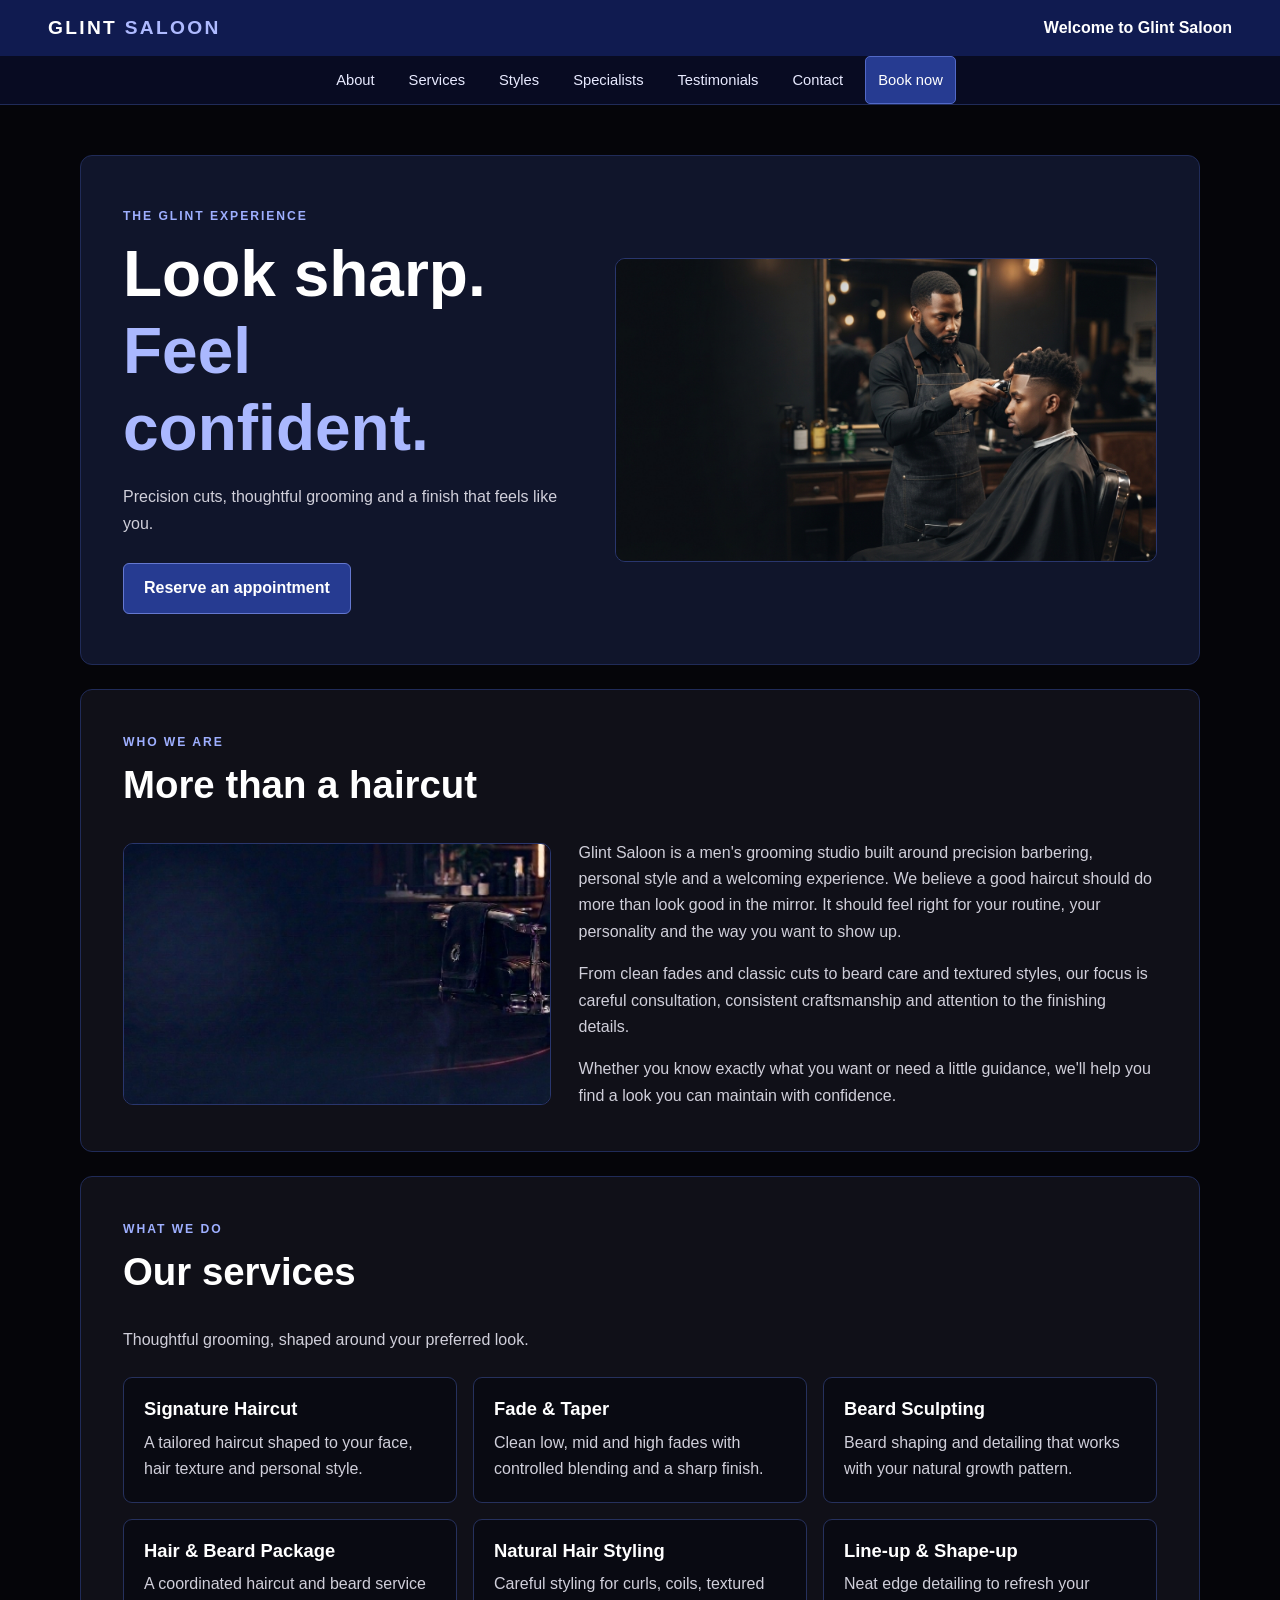
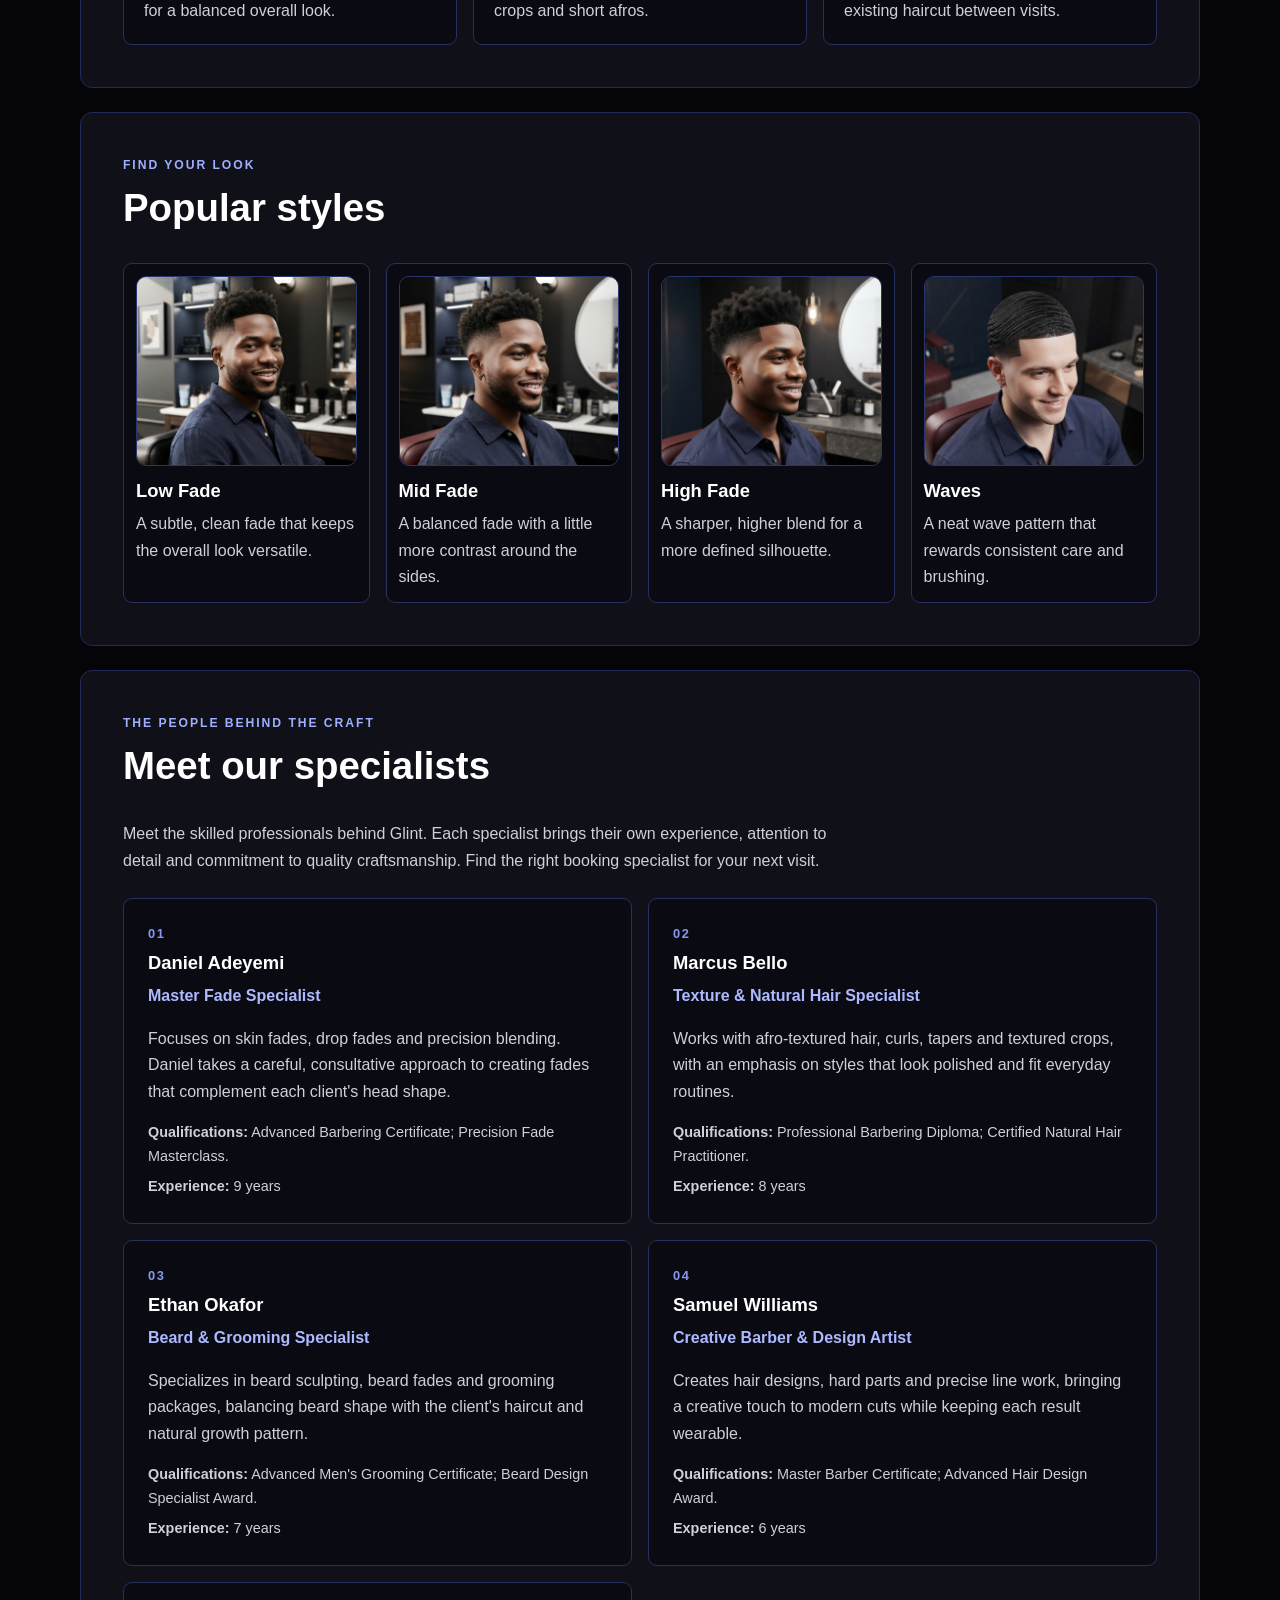
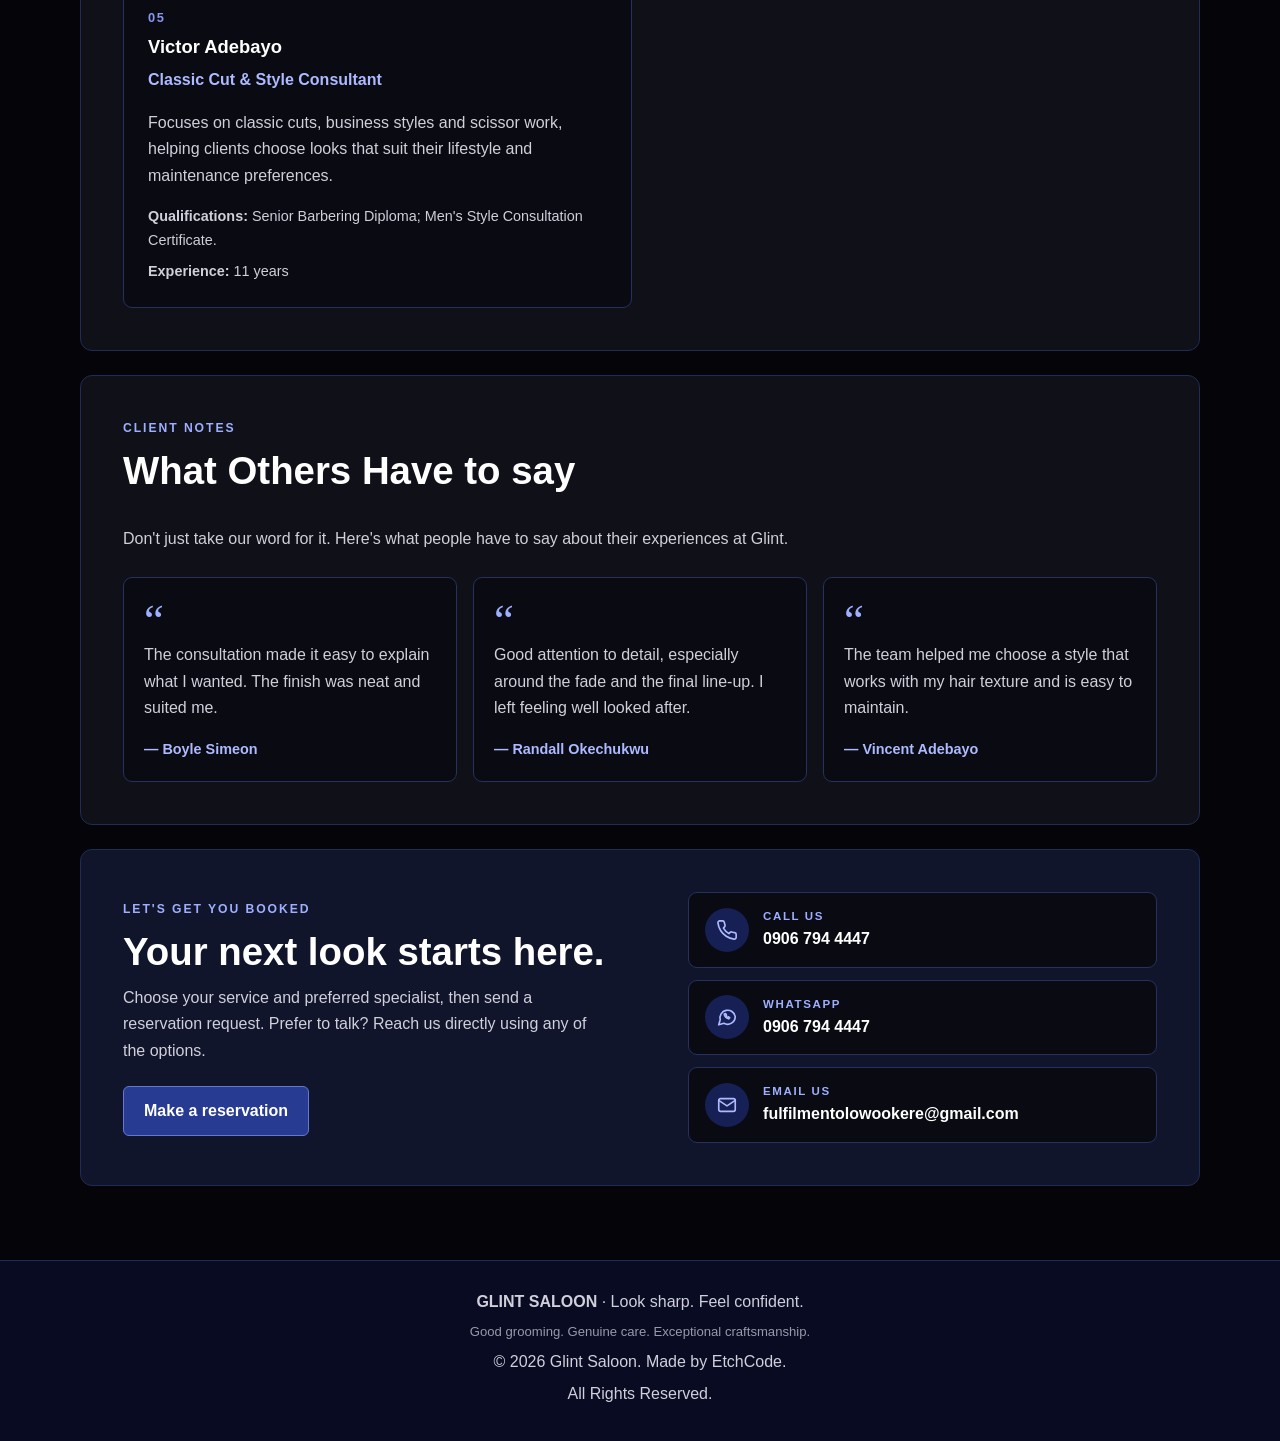
<file: index.html>
<!DOCTYPE html>
<html lang="en">
<head>
  <meta charset="UTF-8">
  <meta name="viewport" content="width=device-width, initial-scale=1.0">
  <meta name="author" content="Olowookere Fulfilment">
  <meta name="description" content="Glint Saloon offers precision haircuts, fades and men's grooming services.">
  <title>Glint Saloon | Look Sharp. Feel Confident.</title>
  <link rel="stylesheet" href="main.css">
</head>
<body>
  <header class="site-header">
    <div class="welcome-bar">
      <a class="brand" href="index-by-claude.html">GLINT <span>SALOON</span></a>
      <p class="welcome-text">Welcome to Glint Saloon</p>
    </div>
    <nav class="site-nav" aria-label="Main navigation">
      <ul class="nav-list">
        <li><a href="#about">About</a></li>
        <li><a href="#services">Services</a></li>
        <li><a href="#styles">Styles</a></li>
        <li><a href="#specialists">Specialists</a></li>
        <li><a href="#testimonials">Testimonials</a></li>
        <li><a href="#contact">Contact</a></li>
        <li><a class="nav-book" href="reservation.html">Book now</a></li>
      </ul>
    </nav>
  </header>

  <main>
    <section class="hero-panel page-panel">
      <div class="hero-copy">
        <p class="eyebrow">THE GLINT EXPERIENCE</p>
        <h1>Look sharp.<br><span>Feel confident.</span></h1>
        <p>Precision cuts, thoughtful grooming and a finish that feels like you.</p>
        <a class="button-link" href="reservation.html">Reserve an appointment</a>
      </div>
      <div class="hero-image image-frame">
        <img src="images/banner.jpg" alt="Modern barbershop interior">
      </div>
    </section>

    <section class="content-panel" id="about">
      <div class="section-heading">
        <p class="eyebrow">WHO WE ARE</p>
        <h2>More than a haircut</h2>
      </div>
      <div class="about-layout">
        <div class="about-image image-frame">
          <img loading="lazy" src="images/glint-about-background.jpg" alt="A welcoming barbershop setting">
        </div>
        <div class="about-copy">
          <p>Glint Saloon is a men's grooming studio built around precision barbering, personal style and a welcoming experience. We believe a good haircut should do more than look good in the mirror. It should feel right for your routine, your personality and the way you want to show up.</p>
          <p>From clean fades and classic cuts to beard care and textured styles, our focus is careful consultation, consistent craftsmanship and attention to the finishing details.</p>
          <p>Whether you know exactly what you want or need a little guidance, we'll help you find a look you can maintain with confidence.</p>
        </div>
      </div>
    </section>

    <section class="content-panel" id="services">
      <div class="section-heading">
        <p class="eyebrow">WHAT WE DO</p>
        <h2>Our services</h2>
        <p>Thoughtful grooming, shaped around your preferred look.</p>
      </div>
      <div class="card-grid">
        <article class="info-card">
          <h3>Signature Haircut</h3>
          <p>A tailored haircut shaped to your face, hair texture and personal style.</p>
        </article>
        <article class="info-card">
          <h3>Fade & Taper</h3>
          <p>Clean low, mid and high fades with controlled blending and a sharp finish.</p>
        </article>
        <article class="info-card">
          <h3>Beard Sculpting</h3>
          <p>Beard shaping and detailing that works with your natural growth pattern.</p>
        </article>
        <article class="info-card">
          <h3>Hair & Beard Package</h3>
          <p>A coordinated haircut and beard service for a balanced overall look.</p>
        </article>
        <article class="info-card">
          <h3>Natural Hair Styling</h3>
          <p>Careful styling for curls, coils, textured crops and short afros.</p>
        </article>
        <article class="info-card">
          <h3>Line-up & Shape-up</h3>
          <p>Neat edge detailing to refresh your existing haircut between visits.</p>
        </article>
      </div>
    </section>

    <section class="content-panel" id="styles">
      <div class="section-heading">
        <p class="eyebrow">FIND YOUR LOOK</p>
        <h2>Popular styles</h2>
      </div>
      <div class="style-grid">
        <article class="style-card">
          <div class="style-image image-frame"><img loading="lazy" src="images/low_fade_haircut_20261005073345.jpg" alt="Low fade haircut"></div>
          <h3>Low Fade</h3><p>A subtle, clean fade that keeps the overall look versatile.</p>
        </article>
        <article class="style-card">
          <div class="style-image image-frame"><img loading="lazy" src="images/mid_fade_haircut_20261005073921.jpg" alt="Mid fade haircut"></div>
          <h3>Mid Fade</h3><p>A balanced fade with a little more contrast around the sides.</p>
        </article>
        <article class="style-card">
          <div class="style-image image-frame"><img loading="lazy" src="images/high_fade_20261005074259.jpg" alt="High fade haircut"></div>
          <h3>High Fade</h3><p>A sharper, higher blend for a more defined silhouette.</p>
        </article>
        <article class="style-card">
          <div class="style-image image-frame"><img loading="lazy" src="images/hair_waves_20261005074731.jpg" alt="Short hair with waves"></div>
          <h3>Waves</h3><p>A neat wave pattern that rewards consistent care and brushing.</p>
        </article>
      </div>
    </section>

    <section class="content-panel" id="specialists">
      <div class="section-heading">
        <p class="eyebrow">THE PEOPLE BEHIND THE CRAFT</p>
        <h2>Meet our specialists</h2>
        <p>Meet the skilled professionals behind Glint. Each specialist brings their own experience, attention to detail and commitment to quality craftsmanship. Find the right booking specialist for your next visit.</p>
      </div>
      <div class="card-grid specialist-grid">
        <article class="info-card specialist-card">
          <p class="specialist-number">01</p>
          <h3>Daniel Adeyemi</h3>
          <p class="specialist-role">Master Fade Specialist</p>
          <p>Focuses on skin fades, drop fades and precision blending. Daniel takes a careful, consultative approach to creating fades that complement each client's head shape.</p>
          <p class="small-detail"><strong>Qualifications:</strong> Advanced Barbering Certificate; Precision Fade Masterclass.</p>
          <p class="small-detail"><strong>Experience:</strong> 9 years</p>
        </article>
        <article class="info-card specialist-card">
          <p class="specialist-number">02</p>
          <h3>Marcus Bello</h3>
          <p class="specialist-role">Texture & Natural Hair Specialist</p>
          <p>Works with afro-textured hair, curls, tapers and textured crops, with an emphasis on styles that look polished and fit everyday routines.</p>
          <p class="small-detail"><strong>Qualifications:</strong> Professional Barbering Diploma; Certified Natural Hair Practitioner.</p>
          <p class="small-detail"><strong>Experience:</strong> 8 years</p>
        </article>
        <article class="info-card specialist-card">
          <p class="specialist-number">03</p>
          <h3>Ethan Okafor</h3>
          <p class="specialist-role">Beard & Grooming Specialist</p>
          <p>Specializes in beard sculpting, beard fades and grooming packages, balancing beard shape with the client's haircut and natural growth pattern.</p>
          <p class="small-detail"><strong>Qualifications:</strong> Advanced Men's Grooming Certificate; Beard Design Specialist Award.</p>
          <p class="small-detail"><strong>Experience:</strong> 7 years</p>
        </article>
        <article class="info-card specialist-card">
          <p class="specialist-number">04</p>
          <h3>Samuel Williams</h3>
          <p class="specialist-role">Creative Barber & Design Artist</p>
          <p>Creates hair designs, hard parts and precise line work, bringing a creative touch to modern cuts while keeping each result wearable.</p>
          <p class="small-detail"><strong>Qualifications:</strong> Master Barber Certificate; Advanced Hair Design Award.</p>
          <p class="small-detail"><strong>Experience:</strong> 6 years</p>
        </article>
        <article class="info-card specialist-card">
          <p class="specialist-number">05</p>
          <h3>Victor Adebayo</h3>
          <p class="specialist-role">Classic Cut & Style Consultant</p>
          <p>Focuses on classic cuts, business styles and scissor work, helping clients choose looks that suit their lifestyle and maintenance preferences.</p>
          <p class="small-detail"><strong>Qualifications:</strong> Senior Barbering Diploma; Men's Style Consultation Certificate.</p>
          <p class="small-detail"><strong>Experience:</strong> 11 years</p>
        </article>
      </div>
    </section>

    <section class="content-panel" id="testimonials">
      <div class="section-heading">
        <p class="eyebrow">CLIENT NOTES</p>
        <h2>What Others Have to say</h2>
        <p>Don't just take our word for it. Here's what people have to say about their experiences at Glint.</p>
      </div>
      <div class="card-grid testimonial-grid">
        <article class="info-card"><p class="quote-mark">“</p><p>The consultation made it easy to explain what I wanted. The finish was neat and suited me.</p><p class="testimonial-name">— Boyle Simeon</p></article>
        <article class="info-card"><p class="quote-mark">“</p><p>Good attention to detail, especially around the fade and the final line-up. I left feeling well looked after.</p><p class="testimonial-name">— Randall Okechukwu</p></article>
        <article class="info-card"><p class="quote-mark">“</p><p>The team helped me choose a style that works with my hair texture and is easy to maintain.</p><p class="testimonial-name">— Vincent Adebayo</p></article>
      </div>
    </section>

    <section class="content-panel contact-panel" id="contact">
      <div class="contact-copy">
        <p class="eyebrow">LET'S GET YOU BOOKED</p>
        <h2>Your next look starts here.</h2>
        <p>Choose your service and preferred specialist, then send a reservation request. Prefer to talk? Reach us directly using any of the options.</p>
        <a class="button-link" href="reservation.html">Make a reservation</a>
      </div>

      <ul class="contact-list" aria-label="Contact Glint Saloon">
        <li>
          <a class="contact-link" href="tel:+2349067944447">
            <span class="contact-icon" aria-hidden="true">
              <svg viewBox="0 0 24 24" width="22" height="22" fill="none" stroke="currentColor" stroke-width="1.8" stroke-linecap="round" stroke-linejoin="round"><path d="M22 16.9v3a2 2 0 0 1-2.2 2 19.8 19.8 0 0 1-8.6-3.1 19.5 19.5 0 0 1-6-6A19.8 19.8 0 0 1 2.1 4.2 2 2 0 0 1 4.1 2h3a2 2 0 0 1 2 1.7c.1 1 .4 1.9.7 2.8a2 2 0 0 1-.5 2.1L8.1 9.9a16 16 0 0 0 6 6l1.3-1.3a2 2 0 0 1 2.1-.4c.9.3 1.8.6 2.8.7a2 2 0 0 1 1.7 2z"/></svg>
            </span>
            <span class="contact-text">
              <span class="contact-label">Call us</span>
              <span class="contact-value">0906 794 4447</span>
            </span>
          </a>
        </li>
        <li>
          <a class="contact-link" href="https://wa.me/2349067944447?text=Hello%20Glint%20Saloon%2C%20I%27d%20like%20to%20make%20an%20appointment." target="_blank" rel="noopener noreferrer">
            <span class="contact-icon" aria-hidden="true">
              <svg viewBox="0 0 24 24" width="22" height="22" fill="none" stroke="currentColor" stroke-width="1.8" stroke-linecap="round" stroke-linejoin="round"><path d="M21 11.5a8.4 8.4 0 0 1-12.4 7.4L3 20.5l1.6-5.4A8.4 8.4 0 1 1 21 11.5z"/><path d="M9 8.8c.3 2.3 2.3 4.4 4.8 5.2l1.2-1.2-1.7-1-.8.6a4 4 0 0 1-1.6-1.6l.6-.8-1-1.7z"/></svg>
            </span>
            <span class="contact-text">
              <span class="contact-label">WhatsApp</span>
              <span class="contact-value">0906 794 4447</span>
            </span>
          </a>
        </li>
        <li>
          <a class="contact-link" href="mailto:fulfilmentolowookere@gmail.com?subject=Appointment%20Enquiry%20-%20Glint%20Saloon">
            <span class="contact-icon" aria-hidden="true">
              <svg viewBox="0 0 24 24" width="22" height="22" fill="none" stroke="currentColor" stroke-width="1.8" stroke-linecap="round" stroke-linejoin="round"><rect x="3" y="5" width="18" height="14" rx="2"/><path d="m3 7 9 6 9-6"/></svg>
            </span>
            <span class="contact-text">
              <span class="contact-label">Email us</span>
              <span class="contact-value">fulfilmentolowookere@gmail.com</span>
            </span>
          </a>
        </li>
      </ul>
    </section>
  </main>

  <footer class="site-footer">
    <p><strong>GLINT SALOON</strong> · Look sharp. Feel confident.</p>
    <p class="footer-note">Good grooming. Genuine care. Exceptional craftsmanship.</p>
    <p>© 2026 Glint Saloon. Made by EtchCode.</p>
    <p>All Rights Reserved.</p>
  </footer>
</body>
  </html>
</file>
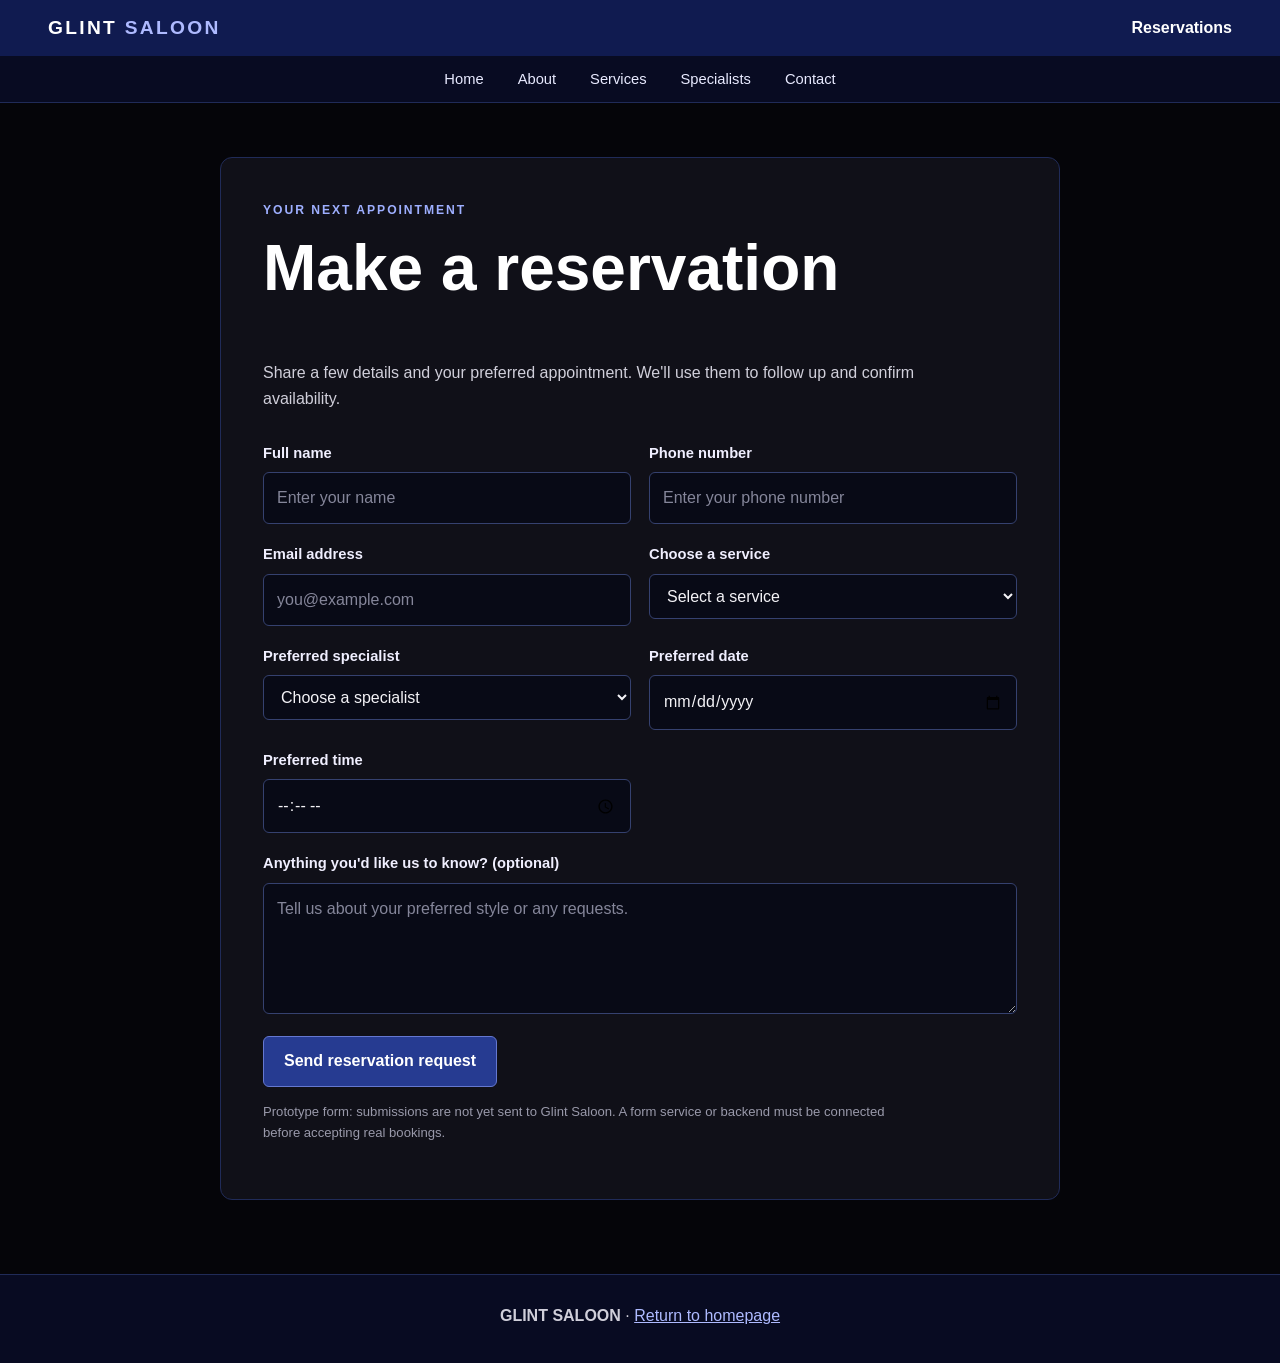
<file: reservation.html>
<!DOCTYPE html>
<html lang="en">
<head>
  <meta charset="UTF-8">
  <meta name="viewport" content="width=device-width, initial-scale=1.0">
  <meta name="author" content="Olowookere Fulfilment">
  <meta name="description" content="Request an appointment at Glint Saloon.">
  <title>Reservations | Glint Saloon</title>
  <link rel="stylesheet" href="main.css">
</head>
<body>
  <header class="site-header">
    <div class="welcome-bar">
      <a class="brand" href="index.html">GLINT <span>SALOON</span></a>
      <p class="welcome-text">Reservations</p>
    </div>
    <nav class="site-nav" aria-label="Main navigation">
      <ul class="nav-list">
        <li><a href="index.html">Home</a></li>
        <li><a href="index.html#about">About</a></li>
        <li><a href="index.html#services">Services</a></li>
        <li><a href="index.html#specialists">Specialists</a></li>
        <li><a href="index.html#contact">Contact</a></li>
      </ul>
    </nav>
  </header>

  <main class="reservation-main">
    <section class="content-panel reservation-panel">
      <div class="section-heading">
        <p class="eyebrow">YOUR NEXT APPOINTMENT</p>
        <h1>Make a reservation</h1>
        <p>Share a few details and your preferred appointment. We'll use them to follow up and confirm availability.</p>
      </div>
      <form class="booking-form" action="#" method="get">
        <div class="form-grid">
          <div class="form-field">
            <label for="customer-name">Full name</label>
            <input id="customer-name" name="name" type="text" autocomplete="name" placeholder="Enter your name" required>
          </div>
          <div class="form-field">
            <label for="customer-phone">Phone number</label>
            <input id="customer-phone" name="phone" type="tel" autocomplete="tel" placeholder="Enter your phone number" required>
          </div>
          <div class="form-field">
            <label for="customer-email">Email address</label>
            <input id="customer-email" name="email" type="email" autocomplete="email" placeholder="you@example.com">
          </div>
          <div class="form-field">
            <label for="service">Choose a service</label>
            <select id="service" name="service" required>
              <option value="">Select a service</option>
              <option>Signature Haircut</option>
              <option>Fade & Taper</option>
              <option>Beard Sculpting</option>
              <option>Hair & Beard Package</option>
              <option>Natural Hair Styling</option>
              <option>Line-up & Shape-up</option>
            </select>
          </div>
          <div class="form-field">
            <label for="specialist">Preferred specialist</label>
            <select id="specialist" name="specialist" required>
              <option value="">Choose a specialist</option>
              <option>Daniel Adeyemi — Master Fade Specialist</option>
              <option>Marcus Bello — Texture & Natural Hair Specialist</option>
              <option>Ethan Okafor — Beard & Grooming Specialist</option>
              <option>Samuel Williams — Creative Barber & Design Artist</option>
              <option>Victor Adebayo — Classic Cut & Style Consultant</option>
              <option>No preference</option>
            </select>
          </div>
          <div class="form-field">
            <label for="appointment-date">Preferred date</label>
            <input id="appointment-date" name="date" type="date" required>
          </div>
          <div class="form-field">
            <label for="appointment-time">Preferred time</label>
            <input id="appointment-time" name="time" type="time" required>
          </div>
          <div class="form-field form-field-wide">
            <label for="notes">Anything you'd like us to know? (optional)</label>
            <textarea id="notes" name="notes" rows="4" placeholder="Tell us about your preferred style or any requests."></textarea>
          </div>
        </div>
        <button class="submit-button" type="submit">Send reservation request</button>
        <p class="form-note">Prototype form: submissions are not yet sent to Glint Saloon. A form service or backend must be connected before accepting real bookings.</p>
      </form>
    </section>
  </main>

  <footer class="site-footer">
    <p><strong>GLINT SALOON</strong> · <a href="index-by-claude.html">Return to homepage</a></p>
  </footer>
</body>
</html>
</file>
<file: main.css>
/* ==================================================
   ELEMENT SELECTORS
   ================================================== */

* {
  box-sizing: border-box;
}

html {
  scroll-behavior: smooth;
  scroll-padding-top: 120px;
}

body {
  margin: 0;
  padding: 0;
  background: #050509;
  color: #f4f3f7;
  font-family: Arial, Helvetica, sans-serif;
  font-size: 1rem;
  line-height: 1.65;
}

h1,
h2,
h3,
p {
  margin-top: 0;
}

h1,
h2,
h3 {
  color: #ffffff;
  line-height: 1.2;
}

h1 {
  font-size: clamp(2.1rem, 5vw, 4.4rem);
}

h2 {
  font-size: clamp(1.7rem, 3vw, 2.5rem);
}

h3 {
  font-size: 1.15rem;
}

p {
  color: #d0cfda;
}

a {
  color: inherit;
  text-decoration: none;
}

img {
  display: block;
  width: 100%;
  max-width: 100%;
  height: auto;
}

ul {
  padding: 0;
  margin: 0;
}

input,
select,
textarea,
button {
  font: inherit;
}

button,
a,
input,
select,
textarea {
  -webkit-tap-highlight-color: transparent;
}

button:focus-visible,
a:focus-visible,
input:focus-visible,
select:focus-visible,
textarea:focus-visible {
  outline: 2px solid #8b9dff;
  outline-offset: 3px;
}

/* ==================================================
   CLASS SELECTORS
   ================================================== */

.site-header {
  position: sticky;
  top: 0;
  z-index: 10;
  width: 100%;
  background: #080b22;
  border-bottom: 1px solid #202b58;
}

.welcome-bar {
  display: flex;
  align-items: center;
  justify-content: space-between;
  gap: 16px;
  padding: 12px clamp(16px, 4vw, 48px);
  background: #101b50;
}

.brand {
  color: #ffffff;
  font-size: 1.2rem;
  font-weight: 800;
  letter-spacing: 0.12em;
}

.brand span {
  color: #aebaff;
}

.welcome-text {
  margin: 0;
  color: #ffffff;
  font-weight: 600;
  text-align: right;
}

.site-nav {
  padding: 0 clamp(12px, 3vw, 40px);
}

.nav-list {
  display: flex;
  flex-wrap: wrap;
  align-items: center;
  justify-content: center;
  gap: 4px 10px;
  list-style: none;
}

.nav-list a {
  display: block;
  padding: 11px 12px;
  color: #e8eaff;
  font-size: 0.92rem;
  border-radius: 5px;
  transition: background-color 160ms ease, color 160ms ease;
}

.nav-list a:hover {
  color: #ffffff;
  background: #1c2b70;
}

.nav-list .nav-book {
  color: #ffffff;
  background: #263b91;
  border: 1px solid #5269c7;
}

main {
  width: min(1180px, 100%);
  margin: 0 auto;
  padding: 26px clamp(12px, 3vw, 30px) 50px;
}

.page-panel,
.content-panel {
  margin: 24px 0;
  padding: clamp(20px, 4vw, 42px);
  overflow: hidden;
  background: #101018;
  border: 1px solid #202b58;
  border-radius: 12px;
}

.hero-panel {
  display: grid;
  grid-template-columns: minmax(0, 0.9fr) minmax(0, 1.1fr);
  align-items: center;
  gap: clamp(20px, 4vw, 48px);
  background: #10152b;
}

.hero-copy {
  padding: 8px 0;
}

.hero-copy h1 {
  margin-bottom: 18px;
}

.hero-copy h1 span {
  color: #aab8ff;
}

.hero-copy > p:not(.eyebrow) {
  max-width: 460px;
  margin-bottom: 26px;
}

.eyebrow {
  margin-bottom: 10px;
  color: #9eafff;
  font-size: 0.76rem;
  font-weight: 800;
  letter-spacing: 0.16em;
}

.image-frame {
  overflow: hidden;
  background: #08080d;
  border: 1px solid #29366d;
  border-radius: 10px;
}

.image-frame img {
  width: 100%;
  height: 100%;
  object-fit: cover;
}

.hero-image {
  min-height: 300px;
  max-height: 430px;
}

.hero-image img {
  min-height: 300px;
  max-height: 430px;
}

.button-link,
.submit-button {
  display: inline-flex;
  align-items: center;
  justify-content: center;
  min-height: 46px;
  padding: 11px 20px;
  color: #ffffff;
  font-weight: 700;
  background: #263b91;
  border: 1px solid #6578d0;
  border-radius: 6px;
  cursor: pointer;
  transition: background-color 160ms ease, transform 160ms ease;
}

.button-link:hover,
.submit-button:hover {
  background: #344eae;
  transform: translateY(-1px);
}

.section-heading {
  margin-bottom: 24px;
}

.section-heading > p:last-child {
  max-width: 720px;
  margin-bottom: 0;
}

.about-layout {
  display: grid;
  grid-template-columns: minmax(0, 0.85fr) minmax(0, 1.15fr);
  align-items: center;
  gap: 28px;
}

.about-image {
  min-height: 260px;
  max-height: 360px;
}

.about-image img {
  min-height: 260px;
  max-height: 360px;
}

.about-copy p:last-child {
  margin-bottom: 0;
}

.card-grid {
  display: grid;
  grid-template-columns: repeat(3, minmax(0, 1fr));
  gap: 16px;
}

.info-card,
.style-card {
  min-width: 0;
  padding: 20px;
  background: #090a12;
  border: 1px solid #26315d;
  border-radius: 9px;
  transition: transform 260ms ease, border-color 260ms ease, box-shadow 260ms ease;
}

.info-card p:last-child,
.style-card p:last-child {
  margin-bottom: 0;
}

.info-card h3,
.style-card h3 {
  margin-bottom: 9px;
}

.style-grid {
  display: grid;
  grid-template-columns: repeat(4, minmax(0, 1fr));
  gap: 16px;
}

.style-card {
  padding: 12px;
}

.style-image {
  height: 190px;
  margin-bottom: 14px;
}

.style-image img {
  height: 100%;
  object-fit: cover;
}

.specialist-grid {
  grid-template-columns: repeat(2, minmax(0, 1fr));
}

.specialist-card {
  position: relative;
  padding: 24px;
}

.specialist-number {
  margin-bottom: 8px;
  color: #8799ed;
  font-size: 0.8rem;
  font-weight: 800;
  letter-spacing: 0.12em;
}

.specialist-role {
  color: #aebaff;
  font-weight: 700;
}

.small-detail {
  margin-bottom: 7px;
  font-size: 0.9rem;
}

.testimonial-grid {
  grid-template-columns: repeat(3, minmax(0, 1fr));
}

.quote-mark {
  margin-bottom: 0;
  color: #9eafff;
  font-family: Georgia, serif;
  font-size: 2.8rem;
  line-height: 1;
}

.testimonial-name {
  margin-top: 16px;
  color: #aebaff;
  font-size: 0.9rem;
  font-weight: 700;
}

.contact-panel {
  display: grid;
  grid-template-columns: minmax(0, 1fr) minmax(0, 0.9fr);
  align-items: center;
  gap: clamp(20px, 4vw, 44px);
  background: #10152b;
}

.contact-panel h2 {
  margin-bottom: 10px;
}

.contact-copy > p:not(.eyebrow) {
  max-width: 480px;
  margin-bottom: 22px;
}

.contact-list {
  display: grid;
  gap: 12px;
  margin: 0;
  list-style: none;
}

.contact-link {
  display: flex;
  align-items: center;
  gap: 14px;
  padding: 14px 16px;
  background: #090a12;
  border: 1px solid #26315d;
  border-radius: 9px;
  transition: transform 200ms ease, border-color 200ms ease, background-color 200ms ease;
}

.contact-link:hover,
.contact-link:focus-visible {
  background: #0d1024;
  border-color: #5269c7;
  transform: translateX(4px);
}

.contact-icon {
  display: grid;
  flex: none;
  place-items: center;
  width: 44px;
  height: 44px;
  color: #aebaff;
  background: #162055;
  border-radius: 50%;
  transition: background-color 200ms ease, color 200ms ease, transform 200ms ease;
}

.contact-link:hover .contact-icon,
.contact-link:focus-visible .contact-icon {
  color: #ffffff;
  background: #263b91;
  transform: scale(1.08);
}

.contact-text {
  display: flex;
  flex-direction: column;
  min-width: 0;
}

.contact-label {
  color: #9eafff;
  font-size: 0.72rem;
  font-weight: 800;
  letter-spacing: 0.14em;
  text-transform: uppercase;
}

.contact-value {
  color: #ffffff;
  font-weight: 600;
  overflow-wrap: anywhere;
}

.site-footer {
  padding: 28px 16px;
  text-align: center;
  background: #080b22;
  border-top: 1px solid #202b58;
}

.site-footer p {
  margin-bottom: 6px;
}

.site-footer a {
  color: #aebaff;
  text-decoration: underline;
}

.footer-note,
.form-note {
  color: #9999aa;
  font-size: 0.82rem;
}

.reservation-main {
  max-width: 900px;
}

.reservation-panel {
  margin-top: 28px;
}

.reservation-panel .section-heading {
  max-width: 680px;
}

.booking-form {
  margin-top: 28px;
}

.form-grid {
  display: grid;
  grid-template-columns: repeat(2, minmax(0, 1fr));
  gap: 18px;
}

.form-field {
  display: flex;
  flex-direction: column;
  min-width: 0;
  gap: 7px;
}

.form-field label {
  color: #f0efff;
  font-size: 0.92rem;
  font-weight: 700;
}

.form-field input,
.form-field select,
.form-field textarea {
  width: 100%;
  min-width: 0;
  padding: 12px 13px;
  color: #f4f3f7;
  background: #080a16;
  border: 1px solid #35416f;
  border-radius: 6px;
}

.form-field input::placeholder,
.form-field textarea::placeholder {
  color: #85869a;
}

.form-field select option {
  color: #ffffff;
  background: #080a16;
}

.form-field textarea {
  resize: vertical;
}

.form-field-wide {
  grid-column: 1 / -1;
}

.submit-button {
  margin-top: 22px;
}

.form-note {
  margin-top: 14px;
  max-width: 650px;
}

/* ==================================================
   ID SELECTORS
   ================================================== */

#about,
#services,
#styles,
#specialists,
#testimonials,
#contact {
  scroll-margin-top: 125px;
}

/* ==================================================
   RESPONSIVE MEDIA QUERIES
   ================================================== */

@media (max-width: 900px) {
  .style-grid {
    grid-template-columns: repeat(2, minmax(0, 1fr));
  }

  .card-grid,
  .testimonial-grid {
    grid-template-columns: repeat(2, minmax(0, 1fr));
  }

  .hero-panel,
  .about-layout,
  .contact-panel {
    grid-template-columns: 1fr;
  }

  .hero-image {
    min-height: 260px;
  }
}

@media (max-width: 600px) {
  html {
    scroll-padding-top: 155px;
  }

  .welcome-bar {
    align-items: flex-start;
    flex-direction: column;
    gap: 3px;
    padding: 11px 16px;
  }

  .welcome-text {
    text-align: left;
    font-size: 0.9rem;
  }

  .site-nav {
    padding: 4px 10px 8px;
  }

  .nav-list {
    justify-content: flex-start;
    gap: 2px 4px;
  }

  .nav-list a {
    padding: 8px 9px;
    font-size: 0.82rem;
  }

  main {
    padding: 12px 12px 32px;
  }

  .page-panel,
  .content-panel {
    margin: 14px 0;
    padding: 20px 16px;
    border-radius: 9px;
  }

  .hero-panel {
    gap: 20px;
  }

  .hero-image,
  .hero-image img {
    min-height: 210px;
    max-height: 280px;
  }

  .style-grid,
  .card-grid,
  .specialist-grid,
  .testimonial-grid,
  .form-grid {
    grid-template-columns: 1fr;
  }

  .style-image {
    height: 220px;
  }

  .contact-panel {
    grid-template-columns: 1fr;
  }

  .contact-link {
    padding: 12px;
  }

  .form-field-wide {
    grid-column: auto;
  }

  .submit-button,
  .button-link {
    width: 100%;
  }
}

@media (max-width: 360px) {
  body {
    font-size: 0.94rem;
  }

  .brand {
    font-size: 1.05rem;
  }

  .nav-list a {
    padding: 7px;
    font-size: 0.76rem;
  }

  .info-card,
  .specialist-card {
    padding: 16px;
  }
}

/* ==================================================
   ANIMATIONS (pure CSS, no JavaScript)
   ================================================== */

@keyframes fade-up {
  from { opacity: 0; transform: translateY(18px); }
  to   { opacity: 1; transform: translateY(0); }
}

@keyframes fade-down {
  from { opacity: 0; transform: translateY(-14px); }
  to   { opacity: 1; transform: translateY(0); }
}

@keyframes fade-in-scale {
  from { opacity: 0; transform: scale(0.97); }
  to   { opacity: 1; transform: scale(1); }
}

@keyframes slide-in-left {
  from { opacity: 0; transform: translateX(-36px); }
  to   { opacity: 1; transform: translateX(0); }
}

@keyframes slide-in-right {
  from { opacity: 0; transform: translateX(36px); }
  to   { opacity: 1; transform: translateX(0); }
}

@keyframes soft-pulse {
  0%, 100% { box-shadow: 0 0 0 0 rgba(101, 120, 208, 0); }
  50%      { box-shadow: 0 0 0 6px rgba(101, 120, 208, 0.18); }
}

/* Page load: header, then hero content one piece at a time */
.site-header {
  animation: fade-down 600ms ease-out backwards;
}

.hero-copy .eyebrow {
  animation: slide-in-left 700ms ease-out 150ms backwards;
}

.hero-copy h1 {
  animation: slide-in-left 700ms ease-out 280ms backwards;
}

.hero-copy > p:not(.eyebrow) {
  animation: slide-in-left 700ms ease-out 420ms backwards;
}

.hero-copy .button-link {
  animation: slide-in-left 700ms ease-out 560ms backwards;
}

.hero-image {
  animation: slide-in-right 900ms ease-out 250ms backwards;
}

/* Nav links slide in one after another */
.nav-list li {
  animation: slide-in-left 500ms ease-out backwards;
}

.nav-list li:nth-child(1) { animation-delay: 300ms; }
.nav-list li:nth-child(2) { animation-delay: 370ms; }
.nav-list li:nth-child(3) { animation-delay: 440ms; }
.nav-list li:nth-child(4) { animation-delay: 510ms; }
.nav-list li:nth-child(5) { animation-delay: 580ms; }
.nav-list li:nth-child(6) { animation-delay: 650ms; }
.nav-list li:nth-child(7) { animation-delay: 720ms; }

/* Hover and focus feedback */
.nav-list a {
  position: relative;
}

.nav-list a:not(.nav-book)::after {
  position: absolute;
  right: 12px;
  bottom: 6px;
  left: 12px;
  height: 2px;
  content: "";
  background: #aebaff;
  border-radius: 2px;
  transform: scaleX(0);
  transform-origin: left;
  transition: transform 220ms ease;
}

.nav-list a:not(.nav-book):hover::after,
.nav-list a:not(.nav-book):focus-visible::after {
  transform: scaleX(1);
}

.nav-list .nav-book {
  animation: soft-pulse 3.2s ease-in-out 1.5s infinite;
}

.button-link:active,
.submit-button:active {
  transform: translateY(0);
}

.info-card:hover,
.style-card:hover {
  border-color: #4a5fb8;
  box-shadow: 0 10px 26px rgba(8, 12, 40, 0.55);
  transform: translateY(-4px);
}

.image-frame img {
  transition: transform 700ms ease;
}

.hero-image:hover img,
.about-image:hover img,
.style-card:hover .style-image img {
  transform: scale(1.04);
}

.brand {
  transition: opacity 200ms ease;
}

.brand:hover {
  opacity: 0.8;
}

.form-field input,
.form-field select,
.form-field textarea {
  transition: border-color 200ms ease, box-shadow 200ms ease;
}

.form-field input:focus,
.form-field select:focus,
.form-field textarea:focus {
  border-color: #6578d0;
  box-shadow: 0 0 0 3px rgba(101, 120, 208, 0.2);
  outline: none;
}

/* Slide-in on scroll (pure CSS, no JavaScript)
   Words slide in from the left; backgrounds, images, cards and forms from the right.
   Each slide finishes after a short, fixed scroll distance (about 100px), so tall
   sections and elements near the end of the page still land in their place.
   Browsers without scroll-driven animation simply show everything. */
@supports (animation-timeline: view()) {
  /* Words: from the left */
  .content-panel .eyebrow,
  .content-panel h1,
  .content-panel h2,
  .section-heading > p,
  .about-copy > p,
  .contact-copy > * {
    animation: slide-in-left linear backwards;
    animation-timeline: view();
    animation-range: entry 0px entry 100px;
  }

  /* Backgrounds, images, cards and forms: from the right */
  .content-panel,
  .about-image,
  .card-grid > *,
  .style-grid > *,
  .contact-list > *,
  .booking-form .form-field,
  .booking-form .submit-button {
    animation: slide-in-right linear backwards;
    animation-timeline: view();
    animation-range: entry 0px entry 100px;
  }

  /* Gentle stagger */
  .card-grid > *:nth-child(3n + 2),
  .style-grid > *:nth-child(even),
  .contact-list > *:nth-child(2),
  .booking-form .form-field:nth-child(even) {
    animation-range: entry 15px entry 115px;
  }

  .card-grid > *:nth-child(3n),
  .contact-list > *:nth-child(3),
  .booking-form .submit-button {
    animation-range: entry 30px entry 130px;
  }
}

/* Stops slides from the right causing sideways scrolling on phones */
body {
  overflow-x: clip;
}

/* Respect people who prefer less motion */
@media (prefers-reduced-motion: reduce) {
  html {
    scroll-behavior: auto;
  }

  *,
  *::before,
  *::after {
    animation: none !important;
    transition: none !important;
  }
   }
</file>
